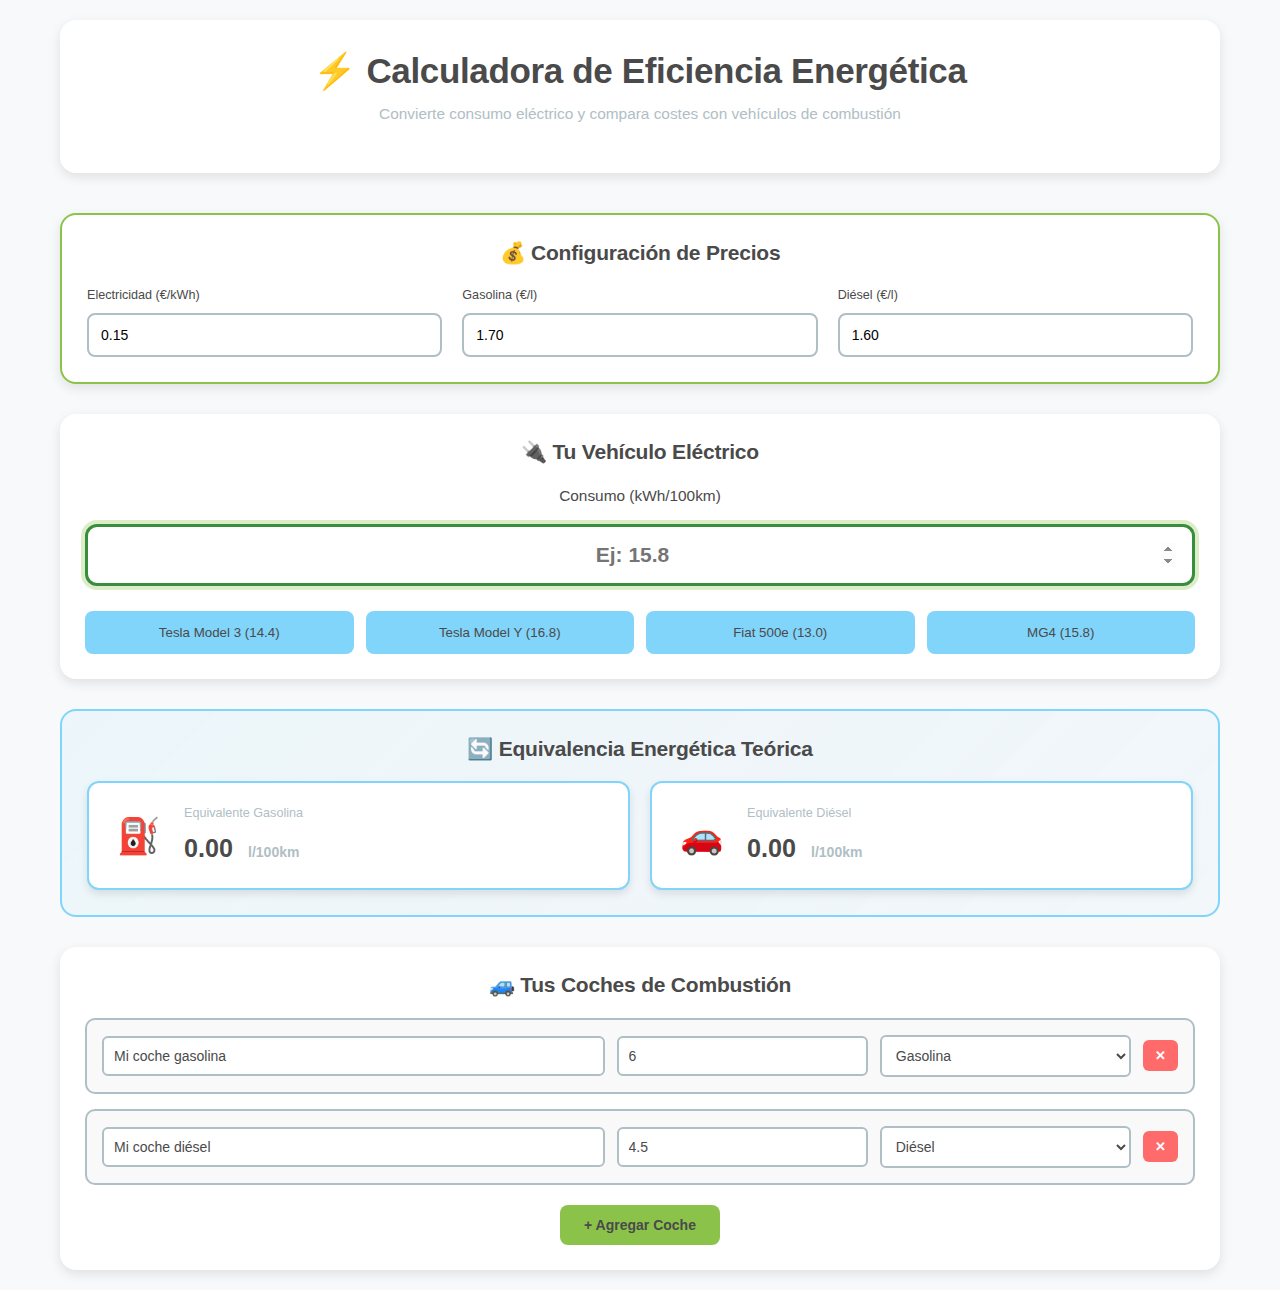
<file: index.html>
<!DOCTYPE html>
<html lang="es">
<head>
    <meta charset="UTF-8">
    <meta name="viewport" content="width=device-width, initial-scale=1.0">
    <title>Convertidor Consumo Eléctrico</title>
    <link rel="stylesheet" href="style.css">
</head>
<body>
    <div class="app-container">
        <!-- Header -->
        <header class="header">
            <h1>⚡ Calculadora de Eficiencia Energética</h1>
            <p>Convierte consumo eléctrico y compara costes con vehículos de combustión</p>
        </header>

        <main class="main-content">
            <!-- Configuración de Precios -->
            <section class="price-config-section">
                <h2>💰 Configuración de Precios</h2>
                <div class="price-grid">
                    <div class="price-item">
                        <label for="price-electricity">Electricidad (€/kWh)</label>
                        <input type="number" id="price-electricity" class="price-input" value="0.15" step="0.01" min="0">
                    </div>
                    <div class="price-item">
                        <label for="price-gasoline">Gasolina (€/l)</label>
                        <input type="number" id="price-gasoline" class="price-input" value="1.70" step="0.01" min="0">
                    </div>
                    <div class="price-item">
                        <label for="price-diesel">Diésel (€/l)</label>
                        <input type="number" id="price-diesel" class="price-input" value="1.60" step="0.01" min="0">
                    </div>
                </div>
            </section>

            <!-- Input de Vehículo Eléctrico -->
            <section class="electric-input-section">
                <h2>🔌 Tu Vehículo Eléctrico</h2>
                <div class="input-card">
                    <label for="kwh-input" class="input-label">Consumo (kWh/100km)</label>
                    <input 
                        type="number" 
                        id="kwh-input" 
                        class="kwh-input" 
                        placeholder="Ej: 15.8"
                        step="0.1"
                        min="0"
                    >
                    <div class="examples-row">
                        <button class="example-btn" data-value="14.4">Tesla Model 3 (14.4)</button>
                        <button class="example-btn" data-value="16.8">Tesla Model Y (16.8)</button>
                        <button class="example-btn" data-value="13.0">Fiat 500e (13.0)</button>
                        <button class="example-btn" data-value="15.8">MG4 (15.8)</button>
                    </div>
                </div>
            </section>

            <!-- Equivalencia Energética -->
            <section class="energy-equivalence-section">
                <h2>🔄 Equivalencia Energética Teórica</h2>
                <div class="equivalence-grid">
                    <div class="equivalence-card">
                        <div class="equiv-icon">⛽</div>
                        <div class="equiv-content">
                            <div class="equiv-title">Equivalente Gasolina</div>
                            <div class="equiv-value">
                                <span id="gasoline-equivalent">0.00</span>
                                <span class="unit">l/100km</span>
                            </div>
                        </div>
                    </div>
                    <div class="equivalence-card">
                        <div class="equiv-icon">🚗</div>
                        <div class="equiv-content">
                            <div class="equiv-title">Equivalente Diésel</div>
                            <div class="equiv-value">
                                <span id="diesel-equivalent">0.00</span>
                                <span class="unit">l/100km</span>
                            </div>
                        </div>
                    </div>
                </div>
            </section>

            <!-- Configuración Coches de Combustión -->
            <section class="combustion-config-section">
                <h2>🚙 Tus Coches de Combustión</h2>
                <div class="combustion-cars" id="combustion-cars">
                    <div class="car-config">
                        <input type="text" class="car-name" placeholder="Mi coche gasolina" value="Mi coche gasolina">
                        <input type="number" class="car-consumption" placeholder="6.0" value="6.0" step="0.1" min="0">
                        <select class="car-fuel">
                            <option value="gasolina">Gasolina</option>
                            <option value="diesel">Diésel</option>
                        </select>
                        <button class="remove-car" disabled>✕</button>
                    </div>
                    <div class="car-config">
                        <input type="text" class="car-name" placeholder="Mi coche diésel" value="Mi coche diésel">
                        <input type="number" class="car-consumption" placeholder="4.5" value="4.5" step="0.1" min="0">
                        <select class="car-fuel">
                            <option value="gasolina">Gasolina</option>
                            <option value="diesel" selected>Diésel</option>
                        </select>
                        <button class="remove-car" disabled>✕</button>
                    </div>
                </div>
                <button class="add-car-btn" id="add-car-btn">+ Agregar Coche</button>
            </section>

            <!-- Resultados de Comparación -->
            <section class="results-section" id="results-section">
                <h2>📊 Comparativa de Costes por 100km</h2>
                
                <!-- Coste Eléctrico -->
                <div class="electric-cost-card">
                    <div class="cost-header">
                        <span class="cost-icon">⚡</span>
                        <h3>Tu Vehículo Eléctrico</h3>
                    </div>
                    <div class="cost-amount">
                        <span id="electric-cost">0.00</span>
                        <span class="cost-unit">€</span>
                    </div>
                </div>

                <!-- Comparativas -->
                <div class="comparisons-grid" id="comparisons-grid">
                    <!-- Se llenarán dinámicamente -->
                </div>

                <!-- Resumen de Ahorros -->
                <div class="savings-summary" id="savings-summary">
                    <h3>💡 Resumen de Ahorros Anuales (15,000 km/año)</h3>
                    <div class="annual-savings" id="annual-savings">
                        <!-- Se llenarán dinámicamente -->
                    </div>
                </div>
            </section>
        </main>
    </div>

    <script src="app.js"></script>
</body>
</html>
</file>
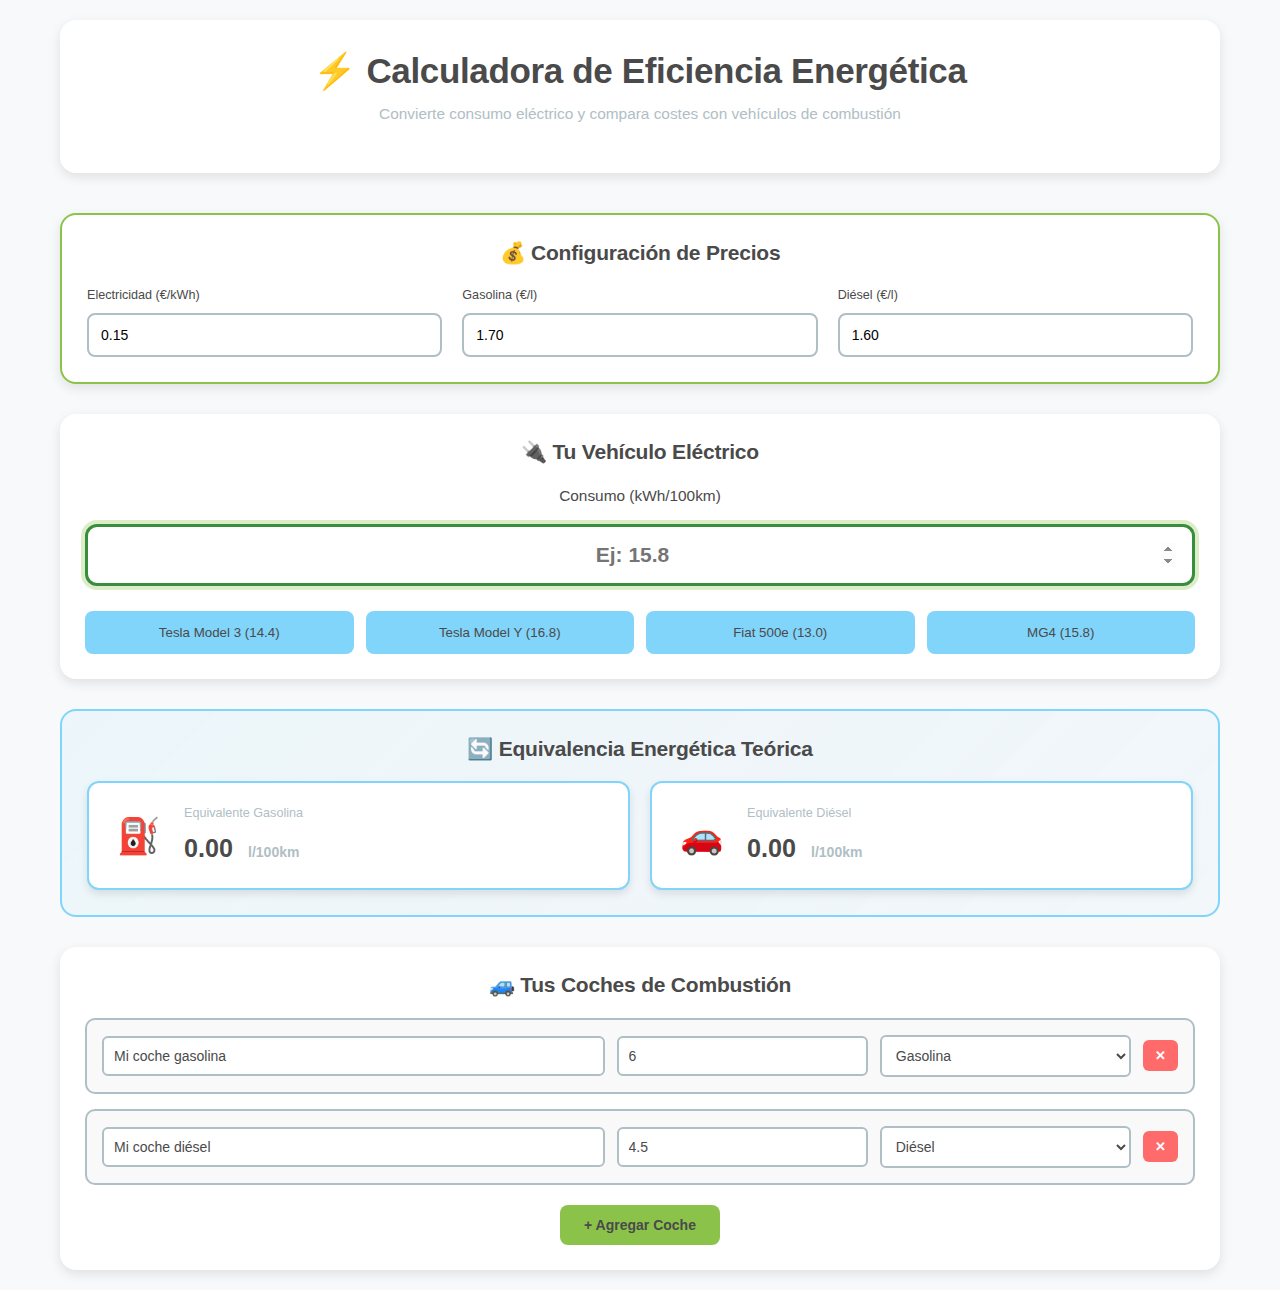
<file: index_1.html>
<!DOCTYPE html>
<html lang="es">
<head>
    <meta charset="UTF-8">
    <meta name="viewport" content="width=device-width, initial-scale=1.0">
    <title>Convertidor Consumo Eléctrico</title>
    <link rel="stylesheet" href="style.css">
</head>
<body>
    <div class="app-container">
        <!-- Header -->
        <header class="header">
            <h1>⚡ Calculadora de Eficiencia Energética</h1>
            <p>Convierte consumo eléctrico y compara costes con vehículos de combustión</p>
        </header>

        <main class="main-content">
            <!-- Configuración de Precios -->
            <section class="price-config-section">
                <h2>💰 Configuración de Precios</h2>
                <div class="price-grid">
                    <div class="price-item">
                        <label for="price-electricity">Electricidad (€/kWh)</label>
                        <input type="number" id="price-electricity" class="price-input" value="0.15" step="0.01" min="0">
                    </div>
                    <div class="price-item">
                        <label for="price-gasoline">Gasolina (€/l)</label>
                        <input type="number" id="price-gasoline" class="price-input" value="1.70" step="0.01" min="0">
                    </div>
                    <div class="price-item">
                        <label for="price-diesel">Diésel (€/l)</label>
                        <input type="number" id="price-diesel" class="price-input" value="1.60" step="0.01" min="0">
                    </div>
                </div>
            </section>

            <!-- Input de Vehículo Eléctrico -->
            <section class="electric-input-section">
                <h2>🔌 Tu Vehículo Eléctrico</h2>
                <div class="input-card">
                    <label for="kwh-input" class="input-label">Consumo (kWh/100km)</label>
                    <input 
                        type="number" 
                        id="kwh-input" 
                        class="kwh-input" 
                        placeholder="Ej: 15.8"
                        step="0.1"
                        min="0"
                    >
                    <div class="examples-row">
                        <button class="example-btn" data-value="14.4">Tesla Model 3 (14.4)</button>
                        <button class="example-btn" data-value="16.8">Tesla Model Y (16.8)</button>
                        <button class="example-btn" data-value="13.0">Fiat 500e (13.0)</button>
                        <button class="example-btn" data-value="15.8">MG4 (15.8)</button>
                    </div>
                </div>
            </section>

            <!-- Equivalencia Energética -->
            <section class="energy-equivalence-section">
                <h2>🔄 Equivalencia Energética Teórica</h2>
                <div class="equivalence-grid">
                    <div class="equivalence-card">
                        <div class="equiv-icon">⛽</div>
                        <div class="equiv-content">
                            <div class="equiv-title">Equivalente Gasolina</div>
                            <div class="equiv-value">
                                <span id="gasoline-equivalent">0.00</span>
                                <span class="unit">l/100km</span>
                            </div>
                        </div>
                    </div>
                    <div class="equivalence-card">
                        <div class="equiv-icon">🚗</div>
                        <div class="equiv-content">
                            <div class="equiv-title">Equivalente Diésel</div>
                            <div class="equiv-value">
                                <span id="diesel-equivalent">0.00</span>
                                <span class="unit">l/100km</span>
                            </div>
                        </div>
                    </div>
                </div>
            </section>

            <!-- Configuración Coches de Combustión -->
            <section class="combustion-config-section">
                <h2>🚙 Tus Coches de Combustión</h2>
                <div class="combustion-cars" id="combustion-cars">
                    <div class="car-config">
                        <input type="text" class="car-name" placeholder="Mi coche gasolina" value="Mi coche gasolina">
                        <input type="number" class="car-consumption" placeholder="6.0" value="6.0" step="0.1" min="0">
                        <select class="car-fuel">
                            <option value="gasolina">Gasolina</option>
                            <option value="diesel">Diésel</option>
                        </select>
                        <button class="remove-car" disabled>✕</button>
                    </div>
                    <div class="car-config">
                        <input type="text" class="car-name" placeholder="Mi coche diésel" value="Mi coche diésel">
                        <input type="number" class="car-consumption" placeholder="4.5" value="4.5" step="0.1" min="0">
                        <select class="car-fuel">
                            <option value="gasolina">Gasolina</option>
                            <option value="diesel" selected>Diésel</option>
                        </select>
                        <button class="remove-car" disabled>✕</button>
                    </div>
                </div>
                <button class="add-car-btn" id="add-car-btn">+ Agregar Coche</button>
            </section>

            <!-- Resultados de Comparación -->
            <section class="results-section" id="results-section">
                <h2>📊 Comparativa de Costes por 100km</h2>
                
                <!-- Coste Eléctrico -->
                <div class="electric-cost-card">
                    <div class="cost-header">
                        <span class="cost-icon">⚡</span>
                        <h3>Tu Vehículo Eléctrico</h3>
                    </div>
                    <div class="cost-amount">
                        <span id="electric-cost">0.00</span>
                        <span class="cost-unit">€</span>
                    </div>
                </div>

                <!-- Comparativas -->
                <div class="comparisons-grid" id="comparisons-grid">
                    <!-- Se llenarán dinámicamente -->
                </div>

                <!-- Resumen de Ahorros -->
                <div class="savings-summary" id="savings-summary">
                    <h3>💡 Resumen de Ahorros Anuales (15,000 km/año)</h3>
                    <div class="annual-savings" id="annual-savings">
                        <!-- Se llenarán dinámicamente -->
                    </div>
                </div>
            </section>
        </main>
    </div>

    <script src="app.js"></script>
</body>
</html>
</file>
<file: style.css>
:root {
  /* Primitive Color Tokens */
  --color-white: rgba(255, 255, 255, 1);
  --color-black: rgba(0, 0, 0, 1);
  --color-cream-50: rgba(252, 252, 249, 1);
  --color-cream-100: rgba(255, 255, 253, 1);
  --color-gray-200: rgba(245, 245, 245, 1);
  --color-gray-300: rgba(167, 169, 169, 1);
  --color-gray-400: rgba(119, 124, 124, 1);
  --color-slate-500: rgba(98, 108, 113, 1);
  --color-brown-600: rgba(94, 82, 64, 1);
  --color-charcoal-700: rgba(31, 33, 33, 1);
  --color-charcoal-800: rgba(38, 40, 40, 1);
  --color-slate-900: rgba(19, 52, 59, 1);
  --color-teal-300: rgba(50, 184, 198, 1);
  --color-teal-400: rgba(45, 166, 178, 1);
  --color-teal-500: rgba(33, 128, 141, 1);
  --color-teal-600: rgba(29, 116, 128, 1);
  --color-teal-700: rgba(26, 104, 115, 1);
  --color-teal-800: rgba(41, 150, 161, 1);
  --color-red-400: rgba(255, 84, 89, 1);
  --color-red-500: rgba(192, 21, 47, 1);
  --color-orange-400: rgba(230, 129, 97, 1);
  --color-orange-500: rgba(168, 75, 47, 1);

  /* RGB versions for opacity control */
  --color-brown-600-rgb: 94, 82, 64;
  --color-teal-500-rgb: 33, 128, 141;
  --color-slate-900-rgb: 19, 52, 59;
  --color-slate-500-rgb: 98, 108, 113;
  --color-red-500-rgb: 192, 21, 47;
  --color-red-400-rgb: 255, 84, 89;
  --color-orange-500-rgb: 168, 75, 47;
  --color-orange-400-rgb: 230, 129, 97;

  /* Background color tokens (Light Mode) */
  --color-bg-1: rgba(59, 130, 246, 0.08); /* Light blue */
  --color-bg-2: rgba(245, 158, 11, 0.08); /* Light yellow */
  --color-bg-3: rgba(34, 197, 94, 0.08); /* Light green */
  --color-bg-4: rgba(239, 68, 68, 0.08); /* Light red */
  --color-bg-5: rgba(147, 51, 234, 0.08); /* Light purple */
  --color-bg-6: rgba(249, 115, 22, 0.08); /* Light orange */
  --color-bg-7: rgba(236, 72, 153, 0.08); /* Light pink */
  --color-bg-8: rgba(6, 182, 212, 0.08); /* Light cyan */

  /* Semantic Color Tokens (Light Mode) */
  --color-background: var(--color-cream-50);
  --color-surface: var(--color-cream-100);
  --color-text: var(--color-slate-900);
  --color-text-secondary: var(--color-slate-500);
  --color-primary: var(--color-teal-500);
  --color-primary-hover: var(--color-teal-600);
  --color-primary-active: var(--color-teal-700);
  --color-secondary: rgba(var(--color-brown-600-rgb), 0.12);
  --color-secondary-hover: rgba(var(--color-brown-600-rgb), 0.2);
  --color-secondary-active: rgba(var(--color-brown-600-rgb), 0.25);
  --color-border: rgba(var(--color-brown-600-rgb), 0.2);
  --color-btn-primary-text: var(--color-cream-50);
  --color-card-border: rgba(var(--color-brown-600-rgb), 0.12);
  --color-card-border-inner: rgba(var(--color-brown-600-rgb), 0.12);
  --color-error: var(--color-red-500);
  --color-success: var(--color-teal-500);
  --color-warning: var(--color-orange-500);
  --color-info: var(--color-slate-500);
  --color-focus-ring: rgba(var(--color-teal-500-rgb), 0.4);
  --color-select-caret: rgba(var(--color-slate-900-rgb), 0.8);

  /* Common style patterns */
  --focus-ring: 0 0 0 3px var(--color-focus-ring);
  --focus-outline: 2px solid var(--color-primary);
  --status-bg-opacity: 0.15;
  --status-border-opacity: 0.25;
  --select-caret-light: url("data:image/svg+xml,%3Csvg xmlns='http://www.w3.org/2000/svg' width='16' height='16' viewBox='0 0 24 24' fill='none' stroke='%23134252' stroke-width='2' stroke-linecap='round' stroke-linejoin='round'%3E%3Cpolyline points='6 9 12 15 18 9'%3E%3C/polyline%3E%3C/svg%3E");
  --select-caret-dark: url("data:image/svg+xml,%3Csvg xmlns='http://www.w3.org/2000/svg' width='16' height='16' viewBox='0 0 24 24' fill='none' stroke='%23f5f5f5' stroke-width='2' stroke-linecap='round' stroke-linejoin='round'%3E%3Cpolyline points='6 9 12 15 18 9'%3E%3C/polyline%3E%3C/svg%3E");

  /* RGB versions for opacity control */
  --color-success-rgb: 33, 128, 141;
  --color-error-rgb: 192, 21, 47;
  --color-warning-rgb: 168, 75, 47;
  --color-info-rgb: 98, 108, 113;

  /* Typography */
  --font-family-base: "FKGroteskNeue", "Geist", "Inter", -apple-system,
    BlinkMacSystemFont, "Segoe UI", Roboto, sans-serif;
  --font-family-mono: "Berkeley Mono", ui-monospace, SFMono-Regular, Menlo,
    Monaco, Consolas, monospace;
  --font-size-xs: 11px;
  --font-size-sm: 12px;
  --font-size-base: 14px;
  --font-size-md: 14px;
  --font-size-lg: 16px;
  --font-size-xl: 18px;
  --font-size-2xl: 20px;
  --font-size-3xl: 24px;
  --font-size-4xl: 30px;
  --font-weight-normal: 400;
  --font-weight-medium: 500;
  --font-weight-semibold: 550;
  --font-weight-bold: 600;
  --line-height-tight: 1.2;
  --line-height-normal: 1.5;
  --letter-spacing-tight: -0.01em;

  /* Spacing */
  --space-0: 0;
  --space-1: 1px;
  --space-2: 2px;
  --space-4: 4px;
  --space-6: 6px;
  --space-8: 8px;
  --space-10: 10px;
  --space-12: 12px;
  --space-16: 16px;
  --space-20: 20px;
  --space-24: 24px;
  --space-32: 32px;

  /* Border Radius */
  --radius-sm: 6px;
  --radius-base: 8px;
  --radius-md: 10px;
  --radius-lg: 12px;
  --radius-full: 9999px;

  /* Shadows */
  --shadow-xs: 0 1px 2px rgba(0, 0, 0, 0.02);
  --shadow-sm: 0 1px 3px rgba(0, 0, 0, 0.04), 0 1px 2px rgba(0, 0, 0, 0.02);
  --shadow-md: 0 4px 6px -1px rgba(0, 0, 0, 0.04),
    0 2px 4px -1px rgba(0, 0, 0, 0.02);
  --shadow-lg: 0 10px 15px -3px rgba(0, 0, 0, 0.04),
    0 4px 6px -2px rgba(0, 0, 0, 0.02);
  --shadow-inset-sm: inset 0 1px 0 rgba(255, 255, 255, 0.15),
    inset 0 -1px 0 rgba(0, 0, 0, 0.03);

  /* Animation */
  --duration-fast: 150ms;
  --duration-normal: 250ms;
  --ease-standard: cubic-bezier(0.16, 1, 0.3, 1);

  /* Layout */
  --container-sm: 640px;
  --container-md: 768px;
  --container-lg: 1024px;
  --container-xl: 1280px;
}

/* Dark mode colors */
@media (prefers-color-scheme: dark) {
  :root {
    /* RGB versions for opacity control (Dark Mode) */
    --color-gray-400-rgb: 119, 124, 124;
    --color-teal-300-rgb: 50, 184, 198;
    --color-gray-300-rgb: 167, 169, 169;
    --color-gray-200-rgb: 245, 245, 245;

    /* Background color tokens (Dark Mode) */
    --color-bg-1: rgba(29, 78, 216, 0.15); /* Dark blue */
    --color-bg-2: rgba(180, 83, 9, 0.15); /* Dark yellow */
    --color-bg-3: rgba(21, 128, 61, 0.15); /* Dark green */
    --color-bg-4: rgba(185, 28, 28, 0.15); /* Dark red */
    --color-bg-5: rgba(107, 33, 168, 0.15); /* Dark purple */
    --color-bg-6: rgba(194, 65, 12, 0.15); /* Dark orange */
    --color-bg-7: rgba(190, 24, 93, 0.15); /* Dark pink */
    --color-bg-8: rgba(8, 145, 178, 0.15); /* Dark cyan */

    /* Semantic Color Tokens (Dark Mode) */
    --color-background: var(--color-charcoal-700);
    --color-surface: var(--color-charcoal-800);
    --color-text: var(--color-gray-200);
    --color-text-secondary: rgba(var(--color-gray-300-rgb), 0.7);
    --color-primary: var(--color-teal-300);
    --color-primary-hover: var(--color-teal-400);
    --color-primary-active: var(--color-teal-800);
    --color-secondary: rgba(var(--color-gray-400-rgb), 0.15);
    --color-secondary-hover: rgba(var(--color-gray-400-rgb), 0.25);
    --color-secondary-active: rgba(var(--color-gray-400-rgb), 0.3);
    --color-border: rgba(var(--color-gray-400-rgb), 0.3);
    --color-error: var(--color-red-400);
    --color-success: var(--color-teal-300);
    --color-warning: var(--color-orange-400);
    --color-info: var(--color-gray-300);
    --color-focus-ring: rgba(var(--color-teal-300-rgb), 0.4);
    --color-btn-primary-text: var(--color-slate-900);
    --color-card-border: rgba(var(--color-gray-400-rgb), 0.2);
    --color-card-border-inner: rgba(var(--color-gray-400-rgb), 0.15);
    --shadow-inset-sm: inset 0 1px 0 rgba(255, 255, 255, 0.1),
      inset 0 -1px 0 rgba(0, 0, 0, 0.15);
    --button-border-secondary: rgba(var(--color-gray-400-rgb), 0.2);
    --color-border-secondary: rgba(var(--color-gray-400-rgb), 0.2);
    --color-select-caret: rgba(var(--color-gray-200-rgb), 0.8);

    /* Common style patterns - updated for dark mode */
    --focus-ring: 0 0 0 3px var(--color-focus-ring);
    --focus-outline: 2px solid var(--color-primary);
    --status-bg-opacity: 0.15;
    --status-border-opacity: 0.25;
    --select-caret-light: url("data:image/svg+xml,%3Csvg xmlns='http://www.w3.org/2000/svg' width='16' height='16' viewBox='0 0 24 24' fill='none' stroke='%23134252' stroke-width='2' stroke-linecap='round' stroke-linejoin='round'%3E%3Cpolyline points='6 9 12 15 18 9'%3E%3C/polyline%3E%3C/svg%3E");
    --select-caret-dark: url("data:image/svg+xml,%3Csvg xmlns='http://www.w3.org/2000/svg' width='16' height='16' viewBox='0 0 24 24' fill='none' stroke='%23f5f5f5' stroke-width='2' stroke-linecap='round' stroke-linejoin='round'%3E%3Cpolyline points='6 9 12 15 18 9'%3E%3C/polyline%3E%3C/svg%3E");

    /* RGB versions for dark mode */
    --color-success-rgb: var(--color-teal-300-rgb);
    --color-error-rgb: var(--color-red-400-rgb);
    --color-warning-rgb: var(--color-orange-400-rgb);
    --color-info-rgb: var(--color-gray-300-rgb);
  }
}

/* Data attribute for manual theme switching */
[data-color-scheme="dark"] {
  /* RGB versions for opacity control (dark mode) */
  --color-gray-400-rgb: 119, 124, 124;
  --color-teal-300-rgb: 50, 184, 198;
  --color-gray-300-rgb: 167, 169, 169;
  --color-gray-200-rgb: 245, 245, 245;

  /* Colorful background palette - Dark Mode */
  --color-bg-1: rgba(29, 78, 216, 0.15); /* Dark blue */
  --color-bg-2: rgba(180, 83, 9, 0.15); /* Dark yellow */
  --color-bg-3: rgba(21, 128, 61, 0.15); /* Dark green */
  --color-bg-4: rgba(185, 28, 28, 0.15); /* Dark red */
  --color-bg-5: rgba(107, 33, 168, 0.15); /* Dark purple */
  --color-bg-6: rgba(194, 65, 12, 0.15); /* Dark orange */
  --color-bg-7: rgba(190, 24, 93, 0.15); /* Dark pink */
  --color-bg-8: rgba(8, 145, 178, 0.15); /* Dark cyan */

  /* Semantic Color Tokens (Dark Mode) */
  --color-background: var(--color-charcoal-700);
  --color-surface: var(--color-charcoal-800);
  --color-text: var(--color-gray-200);
  --color-text-secondary: rgba(var(--color-gray-300-rgb), 0.7);
  --color-primary: var(--color-teal-300);
  --color-primary-hover: var(--color-teal-400);
  --color-primary-active: var(--color-teal-800);
  --color-secondary: rgba(var(--color-gray-400-rgb), 0.15);
  --color-secondary-hover: rgba(var(--color-gray-400-rgb), 0.25);
  --color-secondary-active: rgba(var(--color-gray-400-rgb), 0.3);
  --color-border: rgba(var(--color-gray-400-rgb), 0.3);
  --color-error: var(--color-red-400);
  --color-success: var(--color-teal-300);
  --color-warning: var(--color-orange-400);
  --color-info: var(--color-gray-300);
  --color-focus-ring: rgba(var(--color-teal-300-rgb), 0.4);
  --color-btn-primary-text: var(--color-slate-900);
  --color-card-border: rgba(var(--color-gray-400-rgb), 0.15);
  --color-card-border-inner: rgba(var(--color-gray-400-rgb), 0.15);
  --shadow-inset-sm: inset 0 1px 0 rgba(255, 255, 255, 0.1),
    inset 0 -1px 0 rgba(0, 0, 0, 0.15);
  --color-border-secondary: rgba(var(--color-gray-400-rgb), 0.2);
  --color-select-caret: rgba(var(--color-gray-200-rgb), 0.8);

  /* Common style patterns - updated for dark mode */
  --focus-ring: 0 0 0 3px var(--color-focus-ring);
  --focus-outline: 2px solid var(--color-primary);
  --status-bg-opacity: 0.15;
  --status-border-opacity: 0.25;
  --select-caret-light: url("data:image/svg+xml,%3Csvg xmlns='http://www.w3.org/2000/svg' width='16' height='16' viewBox='0 0 24 24' fill='none' stroke='%23134252' stroke-width='2' stroke-linecap='round' stroke-linejoin='round'%3E%3Cpolyline points='6 9 12 15 18 9'%3E%3C/polyline%3E%3C/svg%3E");
  --select-caret-dark: url("data:image/svg+xml,%3Csvg xmlns='http://www.w3.org/2000/svg' width='16' height='16' viewBox='0 0 24 24' fill='none' stroke='%23f5f5f5' stroke-width='2' stroke-linecap='round' stroke-linejoin='round'%3E%3Cpolyline points='6 9 12 15 18 9'%3E%3C/polyline%3E%3C/svg%3E");

  /* RGB versions for dark mode */
  --color-success-rgb: var(--color-teal-300-rgb);
  --color-error-rgb: var(--color-red-400-rgb);
  --color-warning-rgb: var(--color-orange-400-rgb);
  --color-info-rgb: var(--color-gray-300-rgb);
}

[data-color-scheme="light"] {
  /* RGB versions for opacity control (light mode) */
  --color-brown-600-rgb: 94, 82, 64;
  --color-teal-500-rgb: 33, 128, 141;
  --color-slate-900-rgb: 19, 52, 59;

  /* Semantic Color Tokens (Light Mode) */
  --color-background: var(--color-cream-50);
  --color-surface: var(--color-cream-100);
  --color-text: var(--color-slate-900);
  --color-text-secondary: var(--color-slate-500);
  --color-primary: var(--color-teal-500);
  --color-primary-hover: var(--color-teal-600);
  --color-primary-active: var(--color-teal-700);
  --color-secondary: rgba(var(--color-brown-600-rgb), 0.12);
  --color-secondary-hover: rgba(var(--color-brown-600-rgb), 0.2);
  --color-secondary-active: rgba(var(--color-brown-600-rgb), 0.25);
  --color-border: rgba(var(--color-brown-600-rgb), 0.2);
  --color-btn-primary-text: var(--color-cream-50);
  --color-card-border: rgba(var(--color-brown-600-rgb), 0.12);
  --color-card-border-inner: rgba(var(--color-brown-600-rgb), 0.12);
  --color-error: var(--color-red-500);
  --color-success: var(--color-teal-500);
  --color-warning: var(--color-orange-500);
  --color-info: var(--color-slate-500);
  --color-focus-ring: rgba(var(--color-teal-500-rgb), 0.4);

  /* RGB versions for light mode */
  --color-success-rgb: var(--color-teal-500-rgb);
  --color-error-rgb: var(--color-red-500-rgb);
  --color-warning-rgb: var(--color-orange-500-rgb);
  --color-info-rgb: var(--color-slate-500-rgb);
}

/* Base styles */
html {
  font-size: var(--font-size-base);
  font-family: var(--font-family-base);
  line-height: var(--line-height-normal);
  color: var(--color-text);
  background-color: var(--color-background);
  -webkit-font-smoothing: antialiased;
  box-sizing: border-box;
}

body {
  margin: 0;
  padding: 0;
}

*,
*::before,
*::after {
  box-sizing: inherit;
}

/* Typography */
h1,
h2,
h3,
h4,
h5,
h6 {
  margin: 0;
  font-weight: var(--font-weight-semibold);
  line-height: var(--line-height-tight);
  color: var(--color-text);
  letter-spacing: var(--letter-spacing-tight);
}

h1 {
  font-size: var(--font-size-4xl);
}
h2 {
  font-size: var(--font-size-3xl);
}
h3 {
  font-size: var(--font-size-2xl);
}
h4 {
  font-size: var(--font-size-xl);
}
h5 {
  font-size: var(--font-size-lg);
}
h6 {
  font-size: var(--font-size-md);
}

p {
  margin: 0 0 var(--space-16) 0;
}

a {
  color: var(--color-primary);
  text-decoration: none;
  transition: color var(--duration-fast) var(--ease-standard);
}

a:hover {
  color: var(--color-primary-hover);
}

code,
pre {
  font-family: var(--font-family-mono);
  font-size: calc(var(--font-size-base) * 0.95);
  background-color: var(--color-secondary);
  border-radius: var(--radius-sm);
}

code {
  padding: var(--space-1) var(--space-4);
}

pre {
  padding: var(--space-16);
  margin: var(--space-16) 0;
  overflow: auto;
  border: 1px solid var(--color-border);
}

pre code {
  background: none;
  padding: 0;
}

/* Buttons */
.btn {
  display: inline-flex;
  align-items: center;
  justify-content: center;
  padding: var(--space-8) var(--space-16);
  border-radius: var(--radius-base);
  font-size: var(--font-size-base);
  font-weight: 500;
  line-height: 1.5;
  cursor: pointer;
  transition: all var(--duration-normal) var(--ease-standard);
  border: none;
  text-decoration: none;
  position: relative;
}

.btn:focus-visible {
  outline: none;
  box-shadow: var(--focus-ring);
}

.btn--primary {
  background: var(--color-primary);
  color: var(--color-btn-primary-text);
}

.btn--primary:hover {
  background: var(--color-primary-hover);
}

.btn--primary:active {
  background: var(--color-primary-active);
}

.btn--secondary {
  background: var(--color-secondary);
  color: var(--color-text);
}

.btn--secondary:hover {
  background: var(--color-secondary-hover);
}

.btn--secondary:active {
  background: var(--color-secondary-active);
}

.btn--outline {
  background: transparent;
  border: 1px solid var(--color-border);
  color: var(--color-text);
}

.btn--outline:hover {
  background: var(--color-secondary);
}

.btn--sm {
  padding: var(--space-4) var(--space-12);
  font-size: var(--font-size-sm);
  border-radius: var(--radius-sm);
}

.btn--lg {
  padding: var(--space-10) var(--space-20);
  font-size: var(--font-size-lg);
  border-radius: var(--radius-md);
}

.btn--full-width {
  width: 100%;
}

.btn:disabled {
  opacity: 0.5;
  cursor: not-allowed;
}

/* Form elements */
.form-control {
  display: block;
  width: 100%;
  padding: var(--space-8) var(--space-12);
  font-size: var(--font-size-md);
  line-height: 1.5;
  color: var(--color-text);
  background-color: var(--color-surface);
  border: 1px solid var(--color-border);
  border-radius: var(--radius-base);
  transition: border-color var(--duration-fast) var(--ease-standard),
    box-shadow var(--duration-fast) var(--ease-standard);
}

textarea.form-control {
  font-family: var(--font-family-base);
  font-size: var(--font-size-base);
}

select.form-control {
  padding: var(--space-8) var(--space-12);
  -webkit-appearance: none;
  -moz-appearance: none;
  appearance: none;
  background-image: var(--select-caret-light);
  background-repeat: no-repeat;
  background-position: right var(--space-12) center;
  background-size: 16px;
  padding-right: var(--space-32);
}

/* Add a dark mode specific caret */
@media (prefers-color-scheme: dark) {
  select.form-control {
    background-image: var(--select-caret-dark);
  }
}

/* Also handle data-color-scheme */
[data-color-scheme="dark"] select.form-control {
  background-image: var(--select-caret-dark);
}

[data-color-scheme="light"] select.form-control {
  background-image: var(--select-caret-light);
}

.form-control:focus {
  border-color: var(--color-primary);
  outline: var(--focus-outline);
}

.form-label {
  display: block;
  margin-bottom: var(--space-8);
  font-weight: var(--font-weight-medium);
  font-size: var(--font-size-sm);
}

.form-group {
  margin-bottom: var(--space-16);
}

/* Card component */
.card {
  background-color: var(--color-surface);
  border-radius: var(--radius-lg);
  border: 1px solid var(--color-card-border);
  box-shadow: var(--shadow-sm);
  overflow: hidden;
  transition: box-shadow var(--duration-normal) var(--ease-standard);
}

.card:hover {
  box-shadow: var(--shadow-md);
}

.card__body {
  padding: var(--space-16);
}

.card__header,
.card__footer {
  padding: var(--space-16);
  border-bottom: 1px solid var(--color-card-border-inner);
}

/* Status indicators - simplified with CSS variables */
.status {
  display: inline-flex;
  align-items: center;
  padding: var(--space-6) var(--space-12);
  border-radius: var(--radius-full);
  font-weight: var(--font-weight-medium);
  font-size: var(--font-size-sm);
}

.status--success {
  background-color: rgba(
    var(--color-success-rgb, 33, 128, 141),
    var(--status-bg-opacity)
  );
  color: var(--color-success);
  border: 1px solid
    rgba(var(--color-success-rgb, 33, 128, 141), var(--status-border-opacity));
}

.status--error {
  background-color: rgba(
    var(--color-error-rgb, 192, 21, 47),
    var(--status-bg-opacity)
  );
  color: var(--color-error);
  border: 1px solid
    rgba(var(--color-error-rgb, 192, 21, 47), var(--status-border-opacity));
}

.status--warning {
  background-color: rgba(
    var(--color-warning-rgb, 168, 75, 47),
    var(--status-bg-opacity)
  );
  color: var(--color-warning);
  border: 1px solid
    rgba(var(--color-warning-rgb, 168, 75, 47), var(--status-border-opacity));
}

.status--info {
  background-color: rgba(
    var(--color-info-rgb, 98, 108, 113),
    var(--status-bg-opacity)
  );
  color: var(--color-info);
  border: 1px solid
    rgba(var(--color-info-rgb, 98, 108, 113), var(--status-border-opacity));
}

/* Container layout */
.container {
  width: 100%;
  margin-right: auto;
  margin-left: auto;
  padding-right: var(--space-16);
  padding-left: var(--space-16);
}

@media (min-width: 640px) {
  .container {
    max-width: var(--container-sm);
  }
}
@media (min-width: 768px) {
  .container {
    max-width: var(--container-md);
  }
}
@media (min-width: 1024px) {
  .container {
    max-width: var(--container-lg);
  }
}
@media (min-width: 1280px) {
  .container {
    max-width: var(--container-xl);
  }
}

/* Utility classes */
.flex {
  display: flex;
}
.flex-col {
  flex-direction: column;
}
.items-center {
  align-items: center;
}
.justify-center {
  justify-content: center;
}
.justify-between {
  justify-content: space-between;
}
.gap-4 {
  gap: var(--space-4);
}
.gap-8 {
  gap: var(--space-8);
}
.gap-16 {
  gap: var(--space-16);
}

.m-0 {
  margin: 0;
}
.mt-8 {
  margin-top: var(--space-8);
}
.mb-8 {
  margin-bottom: var(--space-8);
}
.mx-8 {
  margin-left: var(--space-8);
  margin-right: var(--space-8);
}
.my-8 {
  margin-top: var(--space-8);
  margin-bottom: var(--space-8);
}

.p-0 {
  padding: 0;
}
.py-8 {
  padding-top: var(--space-8);
  padding-bottom: var(--space-8);
}
.px-8 {
  padding-left: var(--space-8);
  padding-right: var(--space-8);
}
.py-16 {
  padding-top: var(--space-16);
  padding-bottom: var(--space-16);
}
.px-16 {
  padding-left: var(--space-16);
  padding-right: var(--space-16);
}

.block {
  display: block;
}
.hidden {
  display: none;
}

/* Accessibility */
.sr-only {
  position: absolute;
  width: 1px;
  height: 1px;
  padding: 0;
  margin: -1px;
  overflow: hidden;
  clip: rect(0, 0, 0, 0);
  white-space: nowrap;
  border-width: 0;
}

:focus-visible {
  outline: var(--focus-outline);
  outline-offset: 2px;
}

/* Dark mode specifics */
[data-color-scheme="dark"] .btn--outline {
  border: 1px solid var(--color-border-secondary);
}

@font-face {
  font-family: 'FKGroteskNeue';
  src: url('https://r2cdn.perplexity.ai/fonts/FKGroteskNeue.woff2')
    format('woff2');
}

/* END PERPLEXITY DESIGN SYSTEM */
/* Colores específicos personalizados */
:root {
    --verde-claro: #8BC34A;
    --gris-oscuro: #4A4A4A;
    --blanco: #FFFFFF;
    --verde-oscuro: #388E3C;
    --gris-azulado: #B0BEC5;
    --azul-claro: #81D4FA;
    --amarillo: #FFEB3B;
    --fondo-general: #f8f9fa;
}

/* Reset y base */
* {
    margin: 0;
    padding: 0;
    box-sizing: border-box;
}

body {
    font-family: var(--font-family-base);
    background-color: var(--fondo-general);
    color: var(--gris-oscuro);
    line-height: 1.6;
}

.app-container {
    min-height: 100vh;
    padding: 20px;
    max-width: 1200px;
    margin: 0 auto;
}

/* Header */
.header {
    text-align: center;
    margin-bottom: 40px;
    background: var(--blanco);
    padding: 30px;
    border-radius: 16px;
    box-shadow: 0 4px 12px rgba(0, 0, 0, 0.1);
}

.header h1 {
    font-size: 2.5rem;
    color: var(--gris-oscuro);
    margin-bottom: 10px;
    font-weight: 600;
}

.header p {
    color: var(--gris-azulado);
    font-size: 1.1rem;
}

.main-content {
    display: flex;
    flex-direction: column;
    gap: 30px;
}

/* Configuración de Precios */
.price-config-section {
    background: var(--blanco);
    padding: 25px;
    border-radius: 16px;
    box-shadow: 0 4px 12px rgba(0, 0, 0, 0.1);
    border: 2px solid var(--verde-claro);
}

.price-config-section h2 {
    color: var(--gris-oscuro);
    margin-bottom: 20px;
    font-size: 1.5rem;
    text-align: center;
}

.price-grid {
    display: grid;
    grid-template-columns: repeat(auto-fit, minmax(200px, 1fr));
    gap: 20px;
}

.price-item {
    display: flex;
    flex-direction: column;
    gap: 8px;
}

.price-item label {
    font-weight: 500;
    color: var(--gris-oscuro);
    font-size: 0.9rem;
}

.price-input {
    padding: 12px;
    border: 2px solid var(--gris-azulado);
    border-radius: 8px;
    font-size: 1rem;
    transition: all 0.3s ease;
    background: var(--blanco);
}

.price-input:focus {
    outline: none;
    border-color: var(--verde-claro);
    box-shadow: 0 0 0 3px rgba(139, 195, 74, 0.2);
}

/* Input de Vehículo Eléctrico */
.electric-input-section {
    background: var(--blanco);
    padding: 25px;
    border-radius: 16px;
    box-shadow: 0 4px 12px rgba(0, 0, 0, 0.1);
}

.electric-input-section h2 {
    color: var(--gris-oscuro);
    margin-bottom: 20px;
    font-size: 1.5rem;
    text-align: center;
}

.input-card {
    display: flex;
    flex-direction: column;
    gap: 15px;
}

.input-label {
    font-weight: 500;
    color: var(--gris-oscuro);
    font-size: 1.1rem;
    text-align: center;
}

.kwh-input {
    padding: 16px;
    border: 3px solid var(--verde-claro);
    border-radius: 12px;
    font-size: 1.5rem;
    text-align: center;
    font-weight: 600;
    background: var(--blanco);
    color: var(--gris-oscuro);
    transition: all 0.3s ease;
}

.kwh-input:focus {
    outline: none;
    border-color: var(--verde-oscuro);
    box-shadow: 0 0 0 4px rgba(139, 195, 74, 0.3);
}

.examples-row {
    display: grid;
    grid-template-columns: repeat(auto-fit, minmax(180px, 1fr));
    gap: 12px;
    margin-top: 10px;
}

.example-btn {
    padding: 12px 16px;
    background: var(--azul-claro);
    color: var(--gris-oscuro);
    border: none;
    border-radius: 8px;
    cursor: pointer;
    font-weight: 500;
    transition: all 0.3s ease;
    border: 2px solid transparent;
}

.example-btn:hover {
    background: var(--verde-claro);
    transform: translateY(-2px);
    box-shadow: 0 4px 8px rgba(0, 0, 0, 0.2);
}

/* Equivalencia Energética */
.energy-equivalence-section {
    background: linear-gradient(135deg, rgba(129, 212, 250, 0.1), rgba(129, 212, 250, 0.05));
    padding: 25px;
    border-radius: 16px;
    border: 2px solid var(--azul-claro);
}

.energy-equivalence-section h2 {
    color: var(--gris-oscuro);
    margin-bottom: 20px;
    font-size: 1.5rem;
    text-align: center;
}

.equivalence-grid {
    display: grid;
    grid-template-columns: repeat(auto-fit, minmax(250px, 1fr));
    gap: 20px;
}

.equivalence-card {
    background: var(--blanco);
    padding: 20px;
    border-radius: 12px;
    display: flex;
    align-items: center;
    gap: 15px;
    box-shadow: 0 4px 8px rgba(0, 0, 0, 0.1);
    border: 2px solid var(--azul-claro);
}

.equiv-icon {
    font-size: 2.5rem;
    width: 60px;
    text-align: center;
}

.equiv-content {
    flex: 1;
}

.equiv-title {
    color: var(--gris-azulado);
    font-size: 0.9rem;
    margin-bottom: 5px;
}

.equiv-value {
    font-size: 1.8rem;
    font-weight: 700;
    color: var(--gris-oscuro);
}

.equiv-value .unit {
    font-size: 1rem;
    color: var(--gris-azulado);
    margin-left: 8px;
}

/* Configuración Coches de Combustión */
.combustion-config-section {
    background: var(--blanco);
    padding: 25px;
    border-radius: 16px;
    box-shadow: 0 4px 12px rgba(0, 0, 0, 0.1);
}

.combustion-config-section h2 {
    color: var(--gris-oscuro);
    margin-bottom: 20px;
    font-size: 1.5rem;
    text-align: center;
}

.combustion-cars {
    display: flex;
    flex-direction: column;
    gap: 15px;
    margin-bottom: 20px;
}

.car-config {
    display: grid;
    grid-template-columns: 2fr 1fr 1fr auto;
    gap: 12px;
    align-items: center;
    padding: 15px;
    background: #f9f9f9;
    border-radius: 10px;
    border: 2px solid var(--gris-azulado);
}

.car-name, .car-consumption, .car-fuel {
    padding: 10px;
    border: 2px solid var(--gris-azulado);
    border-radius: 6px;
    font-size: 1rem;
    background: var(--blanco);
    color: var(--gris-oscuro);
}

.car-name:focus, .car-consumption:focus, .car-fuel:focus {
    outline: none;
    border-color: var(--verde-claro);
}

.remove-car {
    padding: 8px 12px;
    background: #ff6b6b;
    color: white;
    border: none;
    border-radius: 6px;
    cursor: pointer;
    font-weight: bold;
}

.remove-car:disabled {
    background: var(--gris-azulado);
    cursor: not-allowed;
}

.add-car-btn {
    padding: 12px 24px;
    background: var(--verde-claro);
    color: var(--gris-oscuro);
    border: none;
    border-radius: 8px;
    cursor: pointer;
    font-weight: 600;
    font-size: 1rem;
    transition: all 0.3s ease;
    display: block;
    margin: 0 auto;
}

.add-car-btn:hover {
    background: var(--verde-oscuro);
    color: var(--blanco);
    transform: translateY(-2px);
}

/* Resultados */
.results-section {
    background: var(--blanco);
    padding: 25px;
    border-radius: 16px;
    box-shadow: 0 4px 12px rgba(0, 0, 0, 0.1);
    display: none;
}

.results-section.visible {
    display: block;
}

.results-section h2 {
    color: var(--gris-oscuro);
    margin-bottom: 25px;
    font-size: 1.5rem;
    text-align: center;
}

.electric-cost-card {
    background: linear-gradient(135deg, var(--verde-claro), var(--verde-oscuro));
    color: var(--blanco);
    padding: 20px;
    border-radius: 12px;
    margin-bottom: 25px;
    text-align: center;
    box-shadow: 0 4px 12px rgba(139, 195, 74, 0.3);
}

.cost-header {
    display: flex;
    align-items: center;
    justify-content: center;
    gap: 10px;
    margin-bottom: 10px;
}

.cost-icon {
    font-size: 1.5rem;
}

.cost-header h3 {
    font-size: 1.2rem;
    margin: 0;
}

.cost-amount {
    font-size: 2.5rem;
    font-weight: 700;
}

.cost-unit {
    font-size: 1.2rem;
    margin-left: 8px;
}

.comparisons-grid {
    display: grid;
    grid-template-columns: repeat(auto-fit, minmax(280px, 1fr));
    gap: 20px;
    margin-bottom: 30px;
}

.comparison-card {
    background: var(--blanco);
    border: 2px solid var(--gris-azulado);
    border-radius: 12px;
    padding: 20px;
    transition: all 0.3s ease;
}

.comparison-card.savings {
    border-color: var(--amarillo);
    background: linear-gradient(135deg, rgba(255, 235, 59, 0.1), rgba(255, 235, 59, 0.05));
}

.comparison-card.loss {
    border-color: #ff6b6b;
    background: linear-gradient(135deg, rgba(255, 107, 107, 0.1), rgba(255, 107, 107, 0.05));
}

.car-info {
    margin-bottom: 15px;
}

.car-name-display {
    font-weight: 600;
    color: var(--gris-oscuro);
    font-size: 1.1rem;
}

.car-specs {
    color: var(--gris-azulado);
    font-size: 0.9rem;
}

.cost-comparison {
    display: flex;
    justify-content: space-between;
    align-items: center;
    margin-bottom: 10px;
}

.comparison-cost {
    font-size: 1.3rem;
    font-weight: 600;
    color: var(--gris-oscuro);
}

.savings-amount {
    font-size: 1.5rem;
    font-weight: 700;
    text-align: center;
}

.savings-amount.positive {
    color: var(--verde-oscuro);
}

.savings-amount.negative {
    color: #e53e3e;
}

.savings-label {
    text-align: center;
    margin-top: 8px;
    font-size: 0.9rem;
    color: var(--gris-azulado);
}

/* Resumen de Ahorros Anuales */
.savings-summary {
    background: linear-gradient(135deg, rgba(255, 235, 59, 0.2), rgba(255, 235, 59, 0.1));
    padding: 20px;
    border-radius: 12px;
    border: 2px solid var(--amarillo);
}

.savings-summary h3 {
    color: var(--gris-oscuro);
    text-align: center;
    margin-bottom: 20px;
}

.annual-savings {
    display: grid;
    grid-template-columns: repeat(auto-fit, minmax(200px, 1fr));
    gap: 15px;
}

.annual-saving-item {
    background: var(--blanco);
    padding: 15px;
    border-radius: 8px;
    text-align: center;
    border: 1px solid var(--amarillo);
}

.annual-car-name {
    font-weight: 600;
    color: var(--gris-oscuro);
    margin-bottom: 5px;
}

.annual-amount {
    font-size: 1.5rem;
    font-weight: 700;
}

.annual-amount.positive {
    color: var(--verde-oscuro);
}

.annual-amount.negative {
    color: #e53e3e;
}

/* Responsive */
@media (max-width: 768px) {
    .app-container {
        padding: 15px;
    }
    
    .header h1 {
        font-size: 2rem;
    }
    
    .price-grid {
        grid-template-columns: 1fr;
    }
    
    .examples-row {
        grid-template-columns: 1fr;
    }
    
    .equivalence-grid {
        grid-template-columns: 1fr;
    }
    
    .car-config {
        grid-template-columns: 1fr;
        gap: 10px;
    }
    
    .comparisons-grid {
        grid-template-columns: 1fr;
    }
    
    .annual-savings {
        grid-template-columns: 1fr;
    }
    
    .cost-amount {
        font-size: 2rem;
    }
}

@media (max-width: 480px) {
    .header {
        padding: 20px;
    }
    
    .header h1 {
        font-size: 1.8rem;
    }
    
    .kwh-input {
        font-size: 1.2rem;
        padding: 12px;
    }
    
    .equivalence-card {
        flex-direction: column;
        text-align: center;
        gap: 10px;
    }
    
    .equiv-value {
        font-size: 1.5rem;
    }
}
</file>
